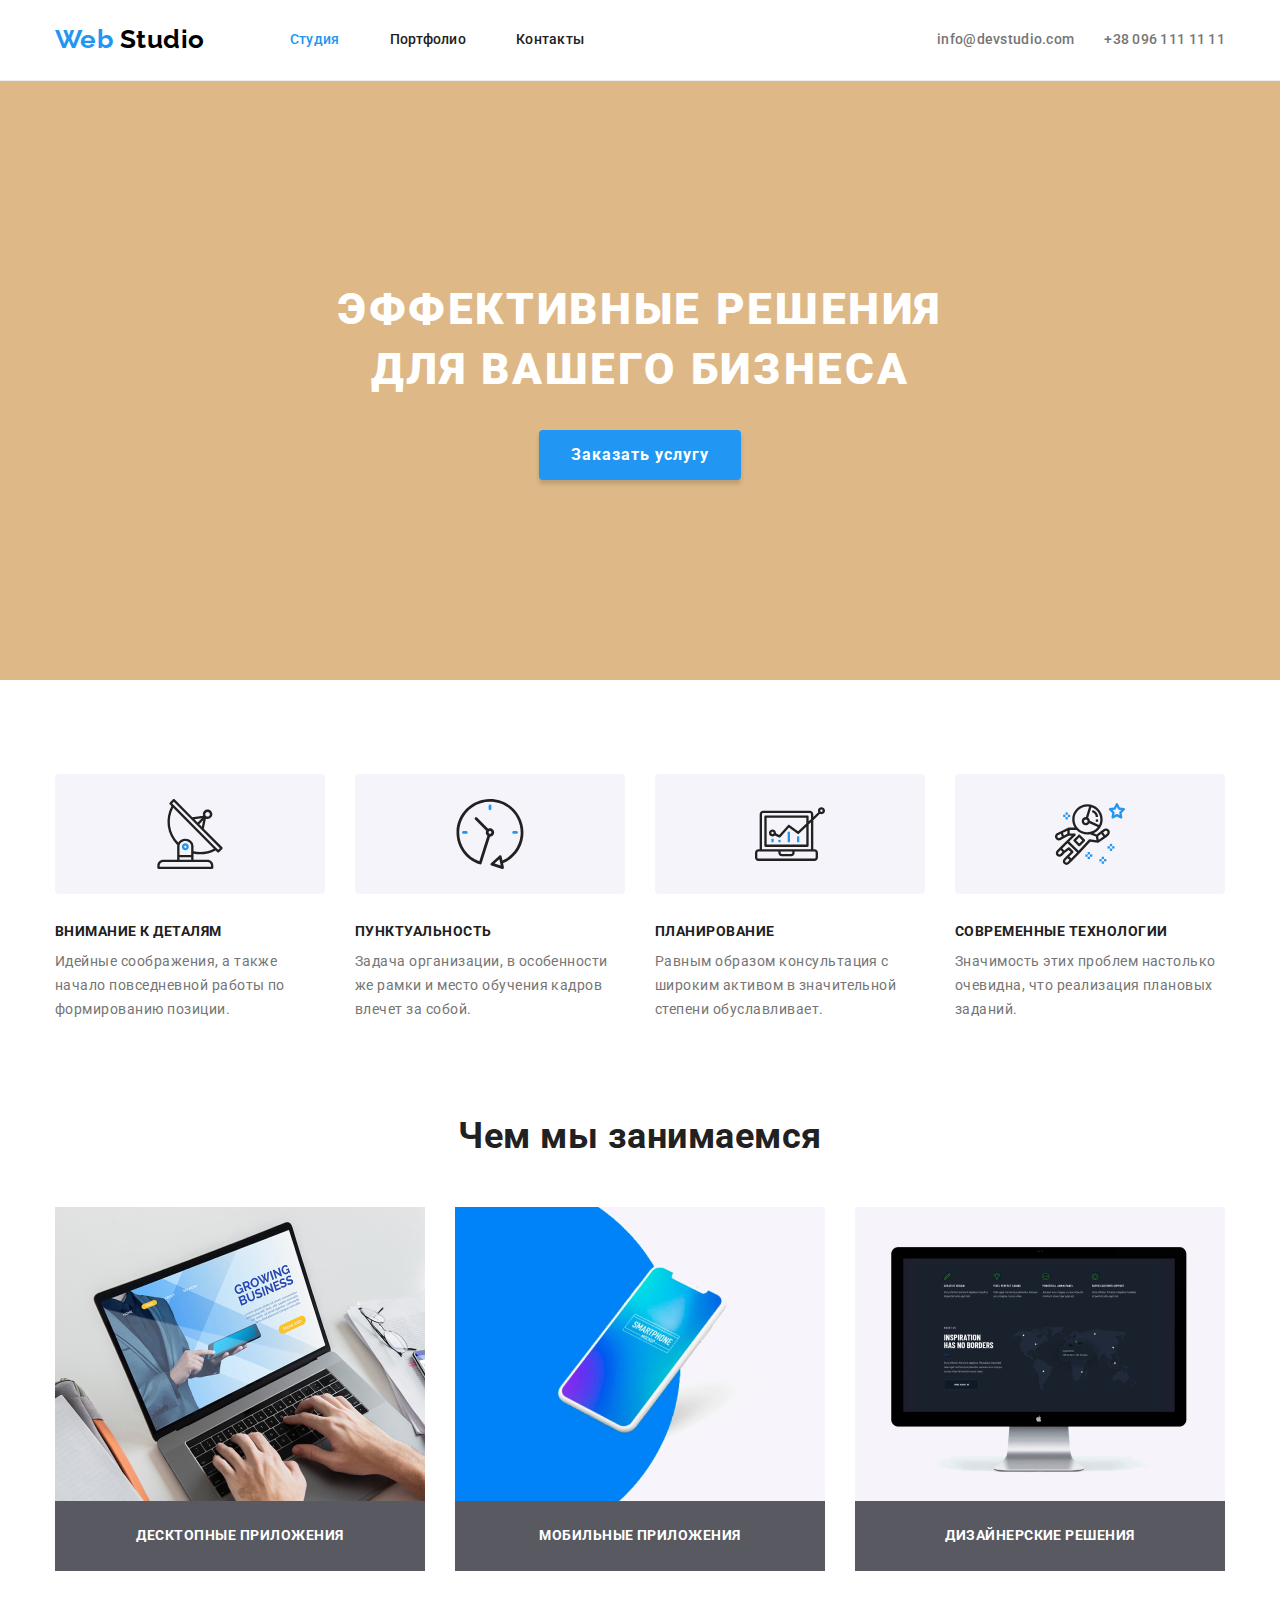
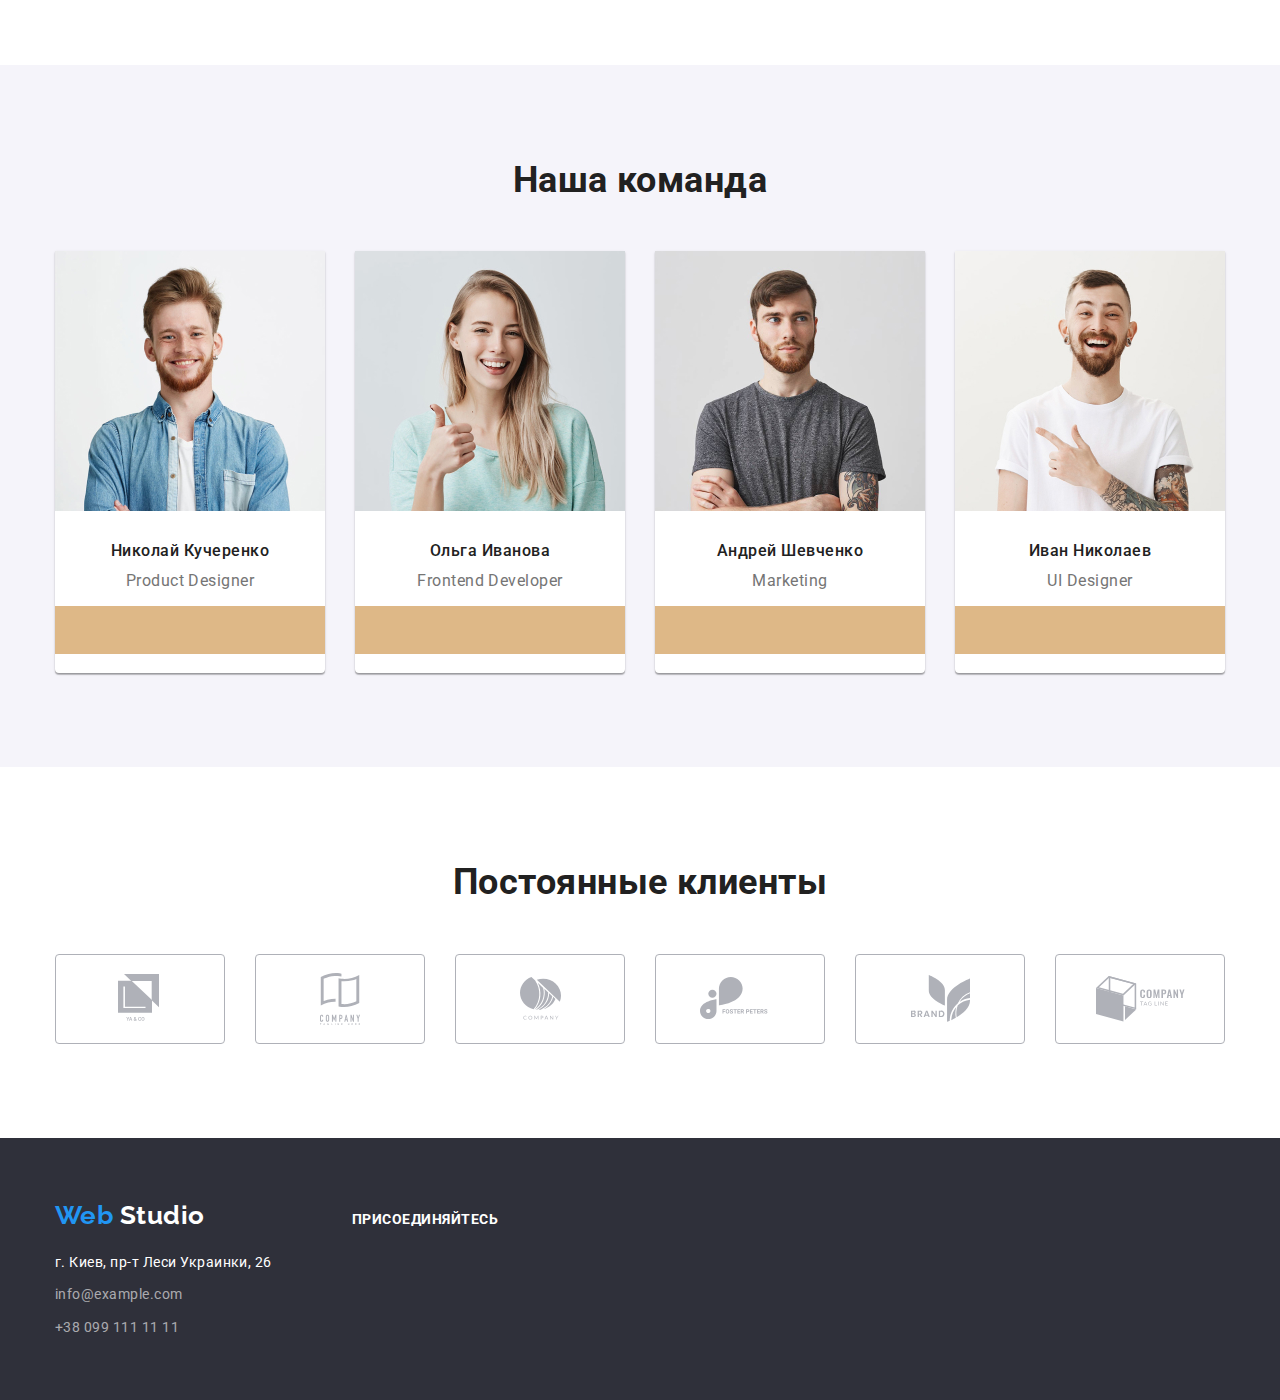
<file: index.html>
<!DOCTYPE html>
<html lang="ru">
  <head>
    <meta charset="UTF-8" />
    <meta name="viewport" content="width=device-width, initial-scale=1.0" />
    <title>Веб-студия</title>
    <link
      href="https://fonts.googleapis.com/css2?family=Raleway:wght@700&family=Roboto:wght@400;500;700;900&display=swap"
      rel="stylesheet"
    />
    <link rel="stylesheet" href="./css/normalize.css" />
    <link rel="stylesheet" href="./css/styles.css" />
  </head>
  <body>
    <!-- Шапка -->
    <header class="header">
      <div class="container">
        <nav class="navigation">
          <a class="logo-link link" href="./index.html"
            ><span class="logo-accent">Web</span> Studio</a
          >
          <ul class="navigation-list list">
            <li class="navigation-list-item">
              <a class="navigation-list-item-link studio link" href=""
                >Студия</a
              >
            </li>
            <li class="navigation-list-item">
              <a class="navigation-list-item-link link" href="./portfolio.html"
                >Портфолио</a
              >
            </li>
            <li class="navigation-list-item">
              <a class="navigation-list-item-link link" href="">Контакты</a>
            </li>
          </ul>
        </nav>
        <!-- Контакты -->
        <ul class="communication-list list">
          <li class="communication-list-item">
            <a
              class="communication-list-item-link link"
              href="mailto:info@devstudio.com"
              lang="en"
            >
              info@devstudio.com
            </a>
          </li>
          <li>
            <a
              class="communication-list-item-link link"
              href="tel:+380961111111"
            >
              +38 096 111 11 11</a
            >
          </li>
        </ul>
      </div>
    </header>
    <!-- Герой -->
    <main>
      <section class="hero-section">
        <h1 class="hero-title">
          Эффективные решения <br />
          для вашего бизнеса
        </h1>
        <button class="button" type="button">Заказать услугу</button>
      </section>
      <!-- Особенности -->
      <section class="features">
        <div class="container">
          <h2 hidden>Особенности</h2>
          <ul class="features-list list">
            <li class="features-list-item">
              <img
                class="features-list-img"
                src="./images/main/antenna-icon.svg"
                alt="иконка антенны"
              />
              <h3 class="features-title">Внимание к деталям</h3>
              <p class="features-text">
                Идейные соображения, а также начало повседневной работы по
                формированию позиции.
              </p>
            </li>
            <li class="features-list-item">
              <img
                class="features-list-img"
                src="./images/main/clock-icon.svg"
                alt="иконка часов"
              />
              <h3 class="features-title">Пунктуальность</h3>
              <p class="features-text">
                Задача организации, в особенности же рамки и место обучения
                кадров влечет за собой.
              </p>
            </li>
            <li class="features-list-item">
              <img
                class="features-list-img"
                src="./images/main/notebook-icon.svg"
                alt="иконка ноутбука"
              />
              <h3 class="features-title">Планирование</h3>
              <p class="features-text">
                Равным образом консультация с широким активом в значительной
                степени обуславливает.
              </p>
            </li>
            <li class="features-list-item">
              <img
                class="features-list-img"
                src="./images/main/astronaut-icon.svg"
                alt="иконка астронавта"
              />
              <h3 class="features-title">Современные технологии</h3>
              <p class="features-text">
                Значимость этих проблем настолько очевидна, что реализация
                плановых заданий.
              </p>
            </li>
          </ul>
        </div>
      </section>
      <!-- Чем мы занимаемся -->
      <section class="about-us">
        <div class="container">
          <h2 class="about-us-title">Чем мы занимаемся</h2>
          <ul class="about-us-list list">
            <li class="about-us-list-item">
              <img
                class="about-us-img"
                src="./images/main/notebook.jpg"
                alt="человек печатает на ноутбуке"
                width="370"
                height="294"
              />
              <p class="about-us-text">Десктопные приложения</p>
            </li>
            <li class="about-us-list-item">
              <img
                class="about-us-img"
                src="./images/main/smartphone.jpg"
                alt="смартфон"
                width="370"
                height="294"
              />
              <p class="about-us-text">Мобильные приложения</p>
            </li>
            <li class="about-us-list-item">
              <img
                class="about-us-img"
                src="./images/main/monitor.jpg"
                alt="монитор"
                width="370"
                height="294"
              />
              <p class="about-us-text">Дизайнерские решения</p>
            </li>
          </ul>
        </div>
      </section>

      <!-- Наша команда -->
      <section class="our-team">
        <div class="container">
          <h2 class="our-team-title">Наша команда</h2>
          <ul class="our-team-list list">
            <li class="our-team-item">
              <img
                class="our-team-img"
                src="./images/main/our-team/photo-nikolai-kucherenko.jpg"
                alt="Фото Николая Кучеренко"
                width="270"
                height="260"
              />
              <h3 class="our-team-item-title">Николай Кучеренко</h3>
              <p class="our-team-item-text">Product Designer</p>
              <ul class="social-list list">
                <li class="social-list-item">
                  <a
                    class="social-list-item-link"
                    href=""
                    target="_blank"
                    aria-label="ссылка инстаграм"
                  ></a>
                </li>
                <li class="social-list-item">
                  <a
                    class="social-list-item-link"
                    href=""
                    target="_blank"
                    aria-label="ссылка твиттер"
                  ></a>
                </li>
                <li class="social-list-item">
                  <a
                    class="social-list-item-link"
                    href=""
                    target="_blank"
                    aria-label="ссылка фейсбука"
                  ></a>
                </li>
                <li class="social-list-item">
                  <a
                    class="social-list-item-link"
                    href=""
                    target="_blank"
                    aria-label="ссылка линкедин"
                  ></a>
                </li>
              </ul>
            </li>
            <li class="our-team-item">
              <img
                class="our-team-img"
                src="./images/main/our-team/photo-olga-ivanova.jpg"
                alt="Фото Ольги Ивановой"
                width="270"
                height="260"
              />
              <h3 class="our-team-item-title">Ольга Иванова</h3>
              <p class="our-team-item-text">Frontend Developer</p>
              <ul class="social-list list">
                <li class="social-list-item">
                  <a
                    class="social-list-item-link"
                    href=""
                    target="_blank"
                    aria-label="ссылка инстаграм"
                  ></a>
                </li>
                <li class="social-list-item">
                  <a
                    class="social-list-item-link"
                    href=""
                    target="_blank"
                    aria-label="ссылка твиттер"
                  ></a>
                </li>
                <li class="social-list-item">
                  <a
                    class="social-list-item-link"
                    href=""
                    target="_blank"
                    aria-label="ссылка фейсбука"
                  ></a>
                </li>
                <li class="social-list-item">
                  <a
                    class="social-list-item-link"
                    href=""
                    target="_blank"
                    aria-label="ссылка линкедин"
                  ></a>
                </li>
              </ul>
            </li>
            <li class="our-team-item">
              <img
                class="our-team-img"
                src="./images/main/our-team/photo-andrey-schevchenko.jpg"
                alt="Фото Андрея Шевченко"
                width="270"
                height="260"
              />
              <h3 class="our-team-item-title">Андрей Шевченко</h3>
              <p class="our-team-item-text">Marketing</p>
              <ul class="social-list list">
                <li class="social-list-item">
                  <a
                    class="social-list-item-link"
                    href=""
                    target="_blank"
                    aria-label="ссылка инстаграм"
                  ></a>
                </li>
                <li class="social-list-item">
                  <a
                    class="social-list-item-link"
                    href=""
                    target="_blank"
                    aria-label="ссылка твиттер"
                  ></a>
                </li>
                <li class="social-list-item">
                  <a
                    class="social-list-item-link"
                    href=""
                    target="_blank"
                    aria-label="ссылка фейсбука"
                  ></a>
                </li>
                <li class="social-list-item">
                  <a
                    class="social-list-item-link"
                    href=""
                    target="_blank"
                    aria-label="ссылка линкедин"
                  ></a>
                </li>
              </ul>
            </li>
            <li class="our-team-item">
              <img
                class="our-team-img"
                src="./images/main/our-team/photo-ivan-nikolaev.jpg"
                alt="Фото Ивана Николаева"
                width="270"
                height="260"
              />
              <h3 class="our-team-item-title">Иван Николаев</h3>
              <p class="our-team-item-text">UI Designer</p>
              <ul class="social-list list">
                <li class="social-list-item">
                  <a
                    class="social-list-item-link"
                    href=""
                    target="_blank"
                    aria-label="ссылка инстаграм"
                  ></a>
                </li>
                <li class="social-list-item">
                  <a
                    class="social-list-item-link"
                    href=""
                    target="_blank"
                    aria-label="ссылка твиттер"
                  ></a>
                </li>
                <li class="social-list-item">
                  <a
                    class="social-list-item-link"
                    href=""
                    target="_blank"
                    aria-label="ссылка фейсбука"
                  ></a>
                </li>
                <li class="social-list-item">
                  <a
                    class="social-list-item-link"
                    href=""
                    target="_blank"
                    aria-label="ссылка линкедин"
                  ></a>
                </li>
              </ul>
            </li>
          </ul>
        </div>
      </section>
      <!-- Постоянные клиенты -->
      <section class="regular-customers">
        <div class="container">
          <h2 class="regular-customers-title">Постоянные клиенты</h2>
          <ul class="regular-customers-list list">
            <li class="regular-customers-list-item">
              <a
                class="regular-customers-list-item-link"
                href=""
                target="_blank"
                ><img
                  src="./images/main/regular-customers/customer-1.svg"
                  alt="Клиент 1"
              /></a>
            </li>
            <li class="regular-customers-list-item">
              <a
                class="regular-customers-list-item-link"
                href=""
                target="_blank"
                ><img
                  src="./images/main/regular-customers/customer-2.svg"
                  alt="Клиент 2"
              /></a>
            </li>
            <li class="regular-customers-list-item">
              <a
                class="regular-customers-list-item-link"
                href=""
                target="_blank"
                ><img
                  src="./images/main/regular-customers/customer-3.svg"
                  alt="Клиент 3"
              /></a>
            </li>
            <li class="regular-customers-list-item">
              <a
                class="regular-customers-list-item-link"
                href=""
                target="_blank"
                ><img
                  src="./images/main/regular-customers/customer-4.svg"
                  alt="Клиент 4"
              /></a>
            </li>
            <li class="regular-customers-list-item">
              <a
                class="regular-customers-list-item-link"
                href=""
                target="_blank"
                ><img
                  src="./images/main/regular-customers/customer-5.svg"
                  alt="Клиент 5"
              /></a>
            </li>
            <li class="regular-customers-list-item">
              <a
                class="regular-customers-list-item-link"
                href=""
                target="_blank"
                ><img
                  src="./images/main/regular-customers/customer-6.svg"
                  alt="Клиент 6"
              /></a>
            </li>
          </ul>
        </div>
      </section>
    </main>

    <!-- Подвал -->
    <footer class="footer">
      <div class="container">
        <div class="contacts">
          <a class="footer-logo-link link" href="./index.html"
            ><span class="logo-accent">Web</span> Studio</a
          >
          <address class="address">
            <ul class="contacts-list list">
              <li class="contacts-list-address">
                г. Киев, пр-т Леси Украинки, 26
              </li>
              <li class="contacts-list-address">
                <a
                  class="contacts-list-item-link link"
                  href="mailto:info@example.com"
                  lang="en"
                  >info@example.com</a
                >
              </li>
              <li class="contacts-list-address">
                <a class="contacts-list-item-link link" href="tel:+380991111111"
                  >+38 099 111 11 11</a
                >
              </li>
            </ul>
          </address>
        </div>
        <div class="social-links">
          <b class="footer-appeal">присоединяйтесь</b>
          <ul class="footer-social-list list">
            <li class="footer-social-list-item">
              <a
                class="footer-social-item-link"
                href=""
                target="_blank"
                aria-label="ссылка инстаграм"
              ></a>
            </li>
            <li class="footer-social-list-item">
              <a
                class="footer-social-item-link"
                href=""
                target="_blank"
                aria-label="ссылка твиттер"
              ></a>
            </li>
            <li class="footer-social-list-item">
              <a
                class="footer-social-item-link"
                href=""
                target="_blank"
                aria-label="ссылка фейсбук"
              ></a>
            </li>
            <li class="footer-social-list-item">
              <a
                class="footer-social-item-link"
                href=""
                target="_blank"
                aria-label="ссылка линкедин"
              ></a>
            </li>
          </ul>
        </div>
      </div>
    </footer>
  </body>
</html>
</file>
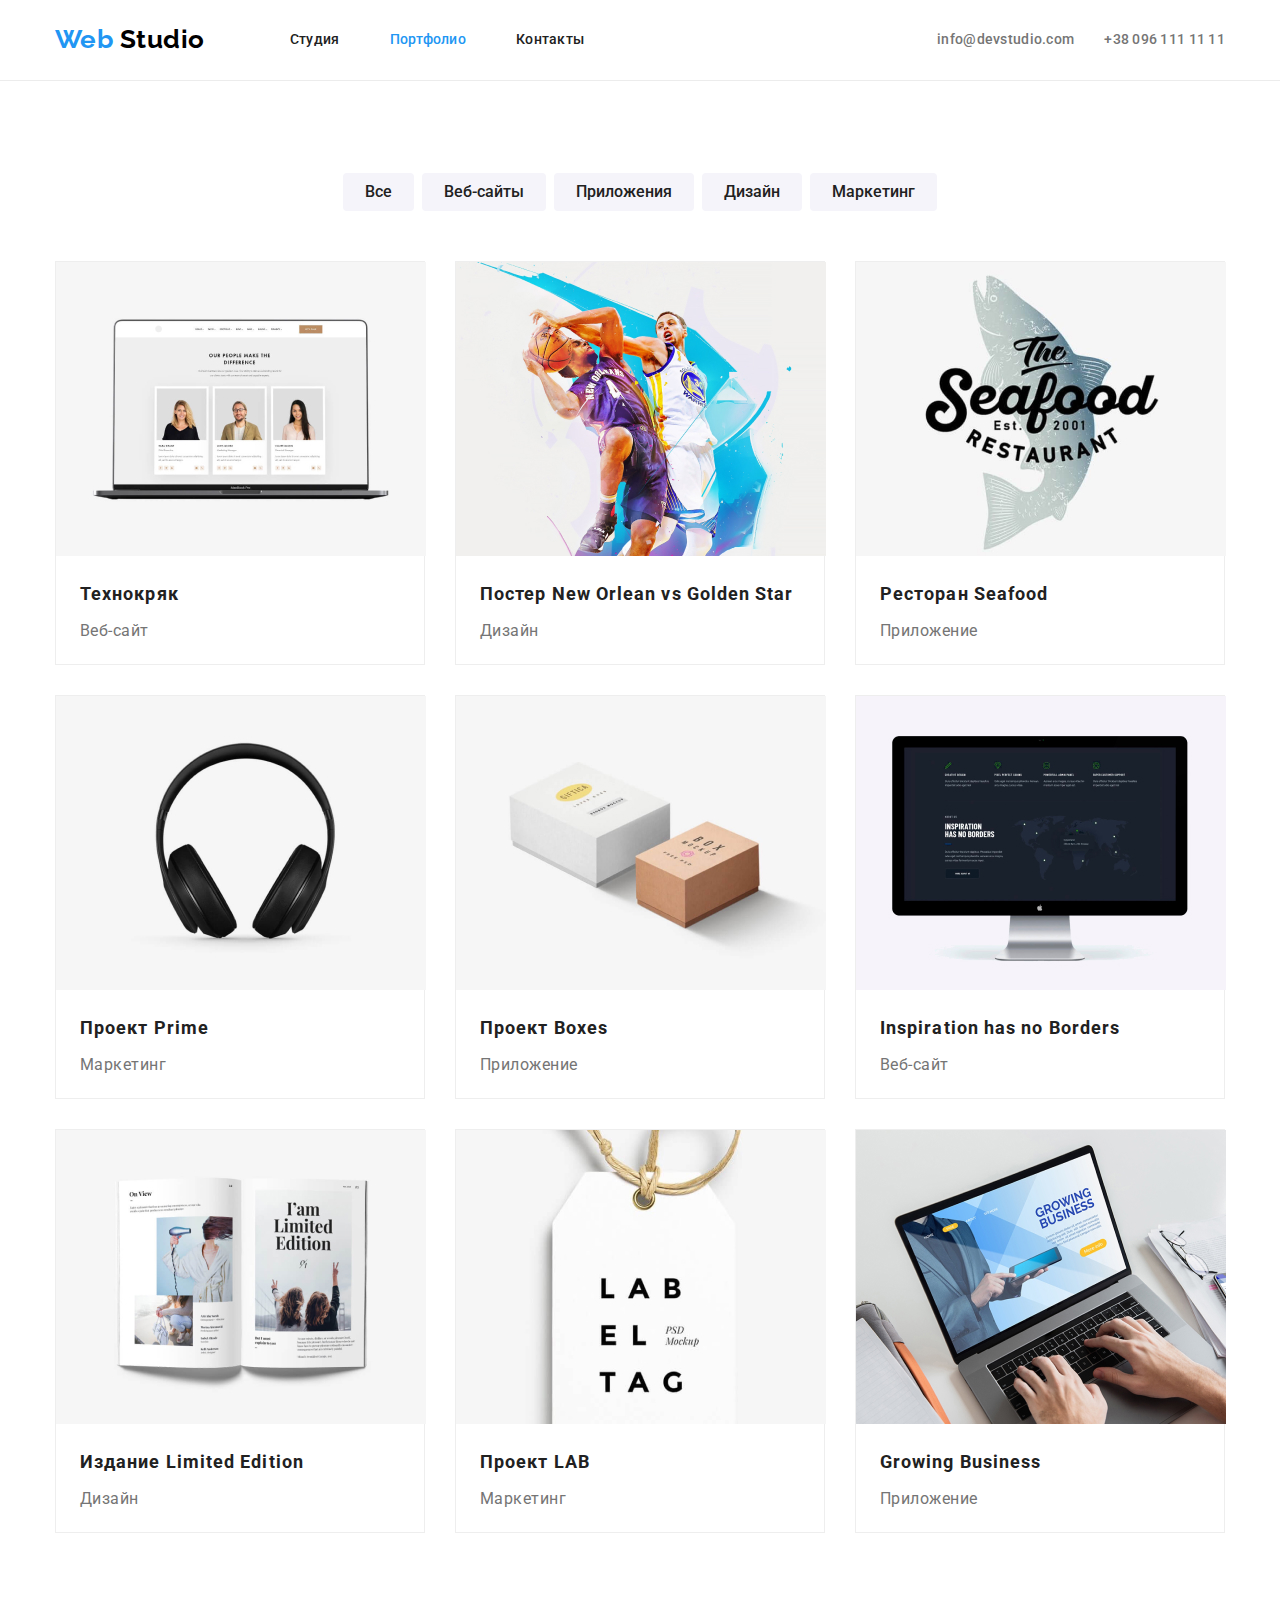
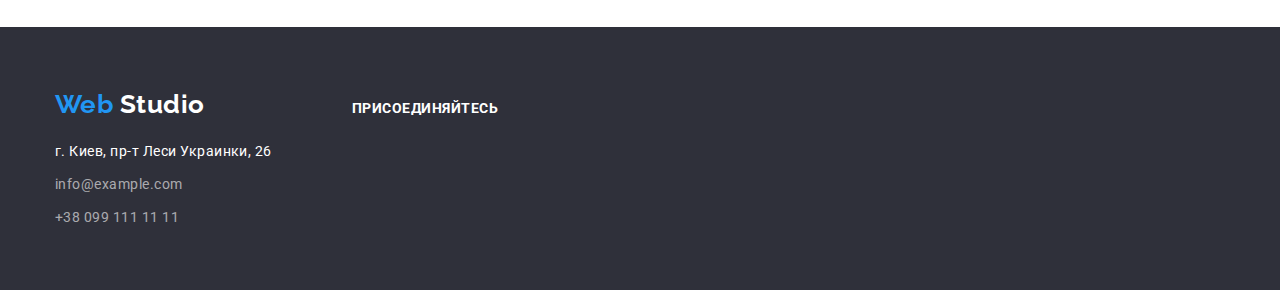
<file: portfolio.html>
<!DOCTYPE html>
<html lang="ru">
  <head>
    <meta charset="UTF-8" />
    <meta name="viewport" content="width=device-width, initial-scale=1.0" />
    <title>Портфолио</title>
    <link
      href="https://fonts.googleapis.com/css2?family=Raleway:wght@700&family=Roboto:wght@400;500;700;900&display=swap"
      rel="stylesheet"
    />
    <link rel="stylesheet" href="./css/normalize.css" />
    <link rel="stylesheet" href="./css/styles.css" />
  </head>
  <body>
    <!-- Шапка -->
    <header class="header">
      <div class="container">
        <nav class="navigation">
          <a class="logo-link link" href="./index.html"
            ><span class="logo-accent">Web</span> Studio</a
          >
          <ul class="navigation-list list">
            <li class="navigation-list-item">
              <a class="navigation-list-item-link link" href="index.html"
                >Студия</a
              >
            </li>
            <li class="navigation-list-item">
              <a
                class="navigation-list-item-link portfolio link"
                href="./portfolio.html"
                >Портфолио</a
              >
            </li>
            <li class="navigation-list-item">
              <a class="navigation-list-item-link link" href="">Контакты</a>
            </li>
          </ul>
        </nav>
        <!-- Контакты -->
        <ul class="communication-list list">
          <li class="communication-list-item">
            <a
              class="communication-list-item-link link"
              href="mailto:info@devstudio.com"
              lang="en"
            >
              info@devstudio.com
            </a>
          </li>
          <li>
            <a
              class="communication-list-item-link link"
              href="tel:+380961111111"
            >
              +38 096 111 11 11</a
            >
          </li>
        </ul>
      </div>
    </header>
    <main>
      <section class="portfolio">
        <h1 hidden>Наши проекты</h1>
        <!-- Кнопки фильтра -->
        <div class="filter-btn-section">
          <ul class="filter-btn-list list">
            <li class="filter-btn-list-item">
              <button class="filter-btn" type="button">Все</button>
            </li>
            <li class="filter-btn-list-item">
              <button class="filter-btn" type="button">Веб-сайты</button>
            </li>
            <li class="filter-btn-list-item">
              <button class="filter-btn" type="button">Приложения</button>
            </li>
            <li class="filter-btn-list-item">
              <button class="filter-btn" type="button">Дизайн</button>
            </li>
            <li class="filter-btn-list-item">
              <button class="filter-btn" type="button">Маркетинг</button>
            </li>
          </ul>
        </div>
        <!-- Проекты -->
        <div class="projects">
          <ul class="projects-list list">
            <!-- Проект 1 -->
            <li class="projects-list-item">
              <a class="projects-list-item-link link" href="">
                <img
                  src="./images/portfolio/project-1.jpg"
                  alt="Проект 1"
                  width="370"
                  height="294"
                />
                <h2 class="project-title">Технокряк</h2>
                <p class="project-text">Веб-сайт</p>
                <p class="project-description" hidden>
                  Технокряк это современная площадка распространения
                  коронавируса. Компании используют эту платформу для цифрового
                  шпионажа и атак на защищённые сервера конкурентов.
                </p>
              </a>
            </li>
            <!-- Проект 2 -->
            <li class="projects-list-item">
              <a class="projects-list-item-link link" href="">
                <img
                  src="./images/portfolio/project-2.jpg"
                  alt="Проект 2"
                  width="370"
                  height="294"
                />
                <h2 class="project-title">Постер New Orlean vs Golden Star</h2>
                <p class="project-text">Дизайн</p>
                <p class="project-description" hidden>
                  Технокряк это современная площадка распространения
                  коронавируса. Компании используют эту платформу для цифрового
                  шпионажа и атак на защищённые сервера конкурентов.
                </p>
              </a>
            </li>
            <!-- Проект 3 -->
            <li class="projects-list-item">
              <a class="projects-list-item-link link" href=""
                ><img
                  src="./images/portfolio/project-3.jpg"
                  alt="Проект 3"
                  width="370"
                  height="294"
                />
                <h2 class="project-title">Ресторан Seafood</h2>
                <p class="project-text">Приложение</p>
                <p class="project-description" hidden>
                  Технокряк это современная площадка распространения
                  коронавируса. Компании используют эту платформу для цифрового
                  шпионажа и атак на защищённые сервера конкурентов.
                </p>
              </a>
            </li>
            <!-- Проект 4 -->
            <li class="projects-list-item">
              <a class="projects-list-item-link link" href="">
                <img
                  src="./images/portfolio/project-4.jpg"
                  alt="Проект 4"
                  width="370"
                  height="294"
                />
                <h2 class="project-title">Проект Prime</h2>
                <p class="project-text">Маркетинг</p>
                <p class="project-description" hidden>
                  Технокряк это современная площадка распространения
                  коронавируса. Компании используют эту платформу для цифрового
                  шпионажа и атак на защищённые сервера конкурентов.
                </p>
              </a>
            </li>
            <!-- Проект 5 -->
            <li class="projects-list-item">
              <a class="projects-list-item-link link" href="">
                <img
                  src="./images/portfolio/project-5.jpg"
                  alt="Проект 5"
                  width="370"
                  height="294"
                />
                <h2 class="project-title">Проект Boxes</h2>
                <p class="project-text">Приложение</p>
                <p class="project-description" hidden>
                  Технокряк это современная площадка распространения
                  коронавируса. Компании используют эту платформу для цифрового
                  шпионажа и атак на защищённые сервера конкурентов.
                </p>
              </a>
            </li>
            <!-- Проект 6 -->
            <li class="projects-list-item">
              <a class="projects-list-item-link link" href="">
                <img
                  src="./images/portfolio/project-6.jpg"
                  alt="Проект 6"
                  width="370"
                  height="294"
                />
                <h2 class="project-title">Inspiration has no Borders</h2>
                <p class="project-text">Веб-сайт</p>
                <p class="project-description" hidden>
                  Технокряк это современная площадка распространения
                  коронавируса. Компании используют эту платформу для цифрового
                  шпионажа и атак на защищённые сервера конкурентов.
                </p>
              </a>
            </li>
            <!-- Проект 7 -->
            <li class="projects-list-item">
              <a class="projects-list-item-link link" href="">
                <img
                  src="./images/portfolio/project-7.jpg"
                  alt="Проект 7"
                  width="370"
                  height="294"
                />
                <h2 class="project-title">Издание Limited Edition</h2>
                <p class="project-text">Дизайн</p>
                <p class="project-description" hidden>
                  Технокряк это современная площадка распространения
                  коронавируса. Компании используют эту платформу для цифрового
                  шпионажа и атак на защищённые сервера конкурентов.
                </p>
              </a>
            </li>
            <!-- Проект 8 -->
            <li class="projects-list-item">
              <a class="projects-list-item-link link" href="">
                <img
                  src="./images/portfolio/project-8.jpg"
                  alt="Проект 8"
                  width="370"
                  height="294"
                />
                <h2 class="project-title">Проект LAB</h2>
                <p class="project-text">Маркетинг</p>
                <p class="project-description" hidden>
                  Технокряк это современная площадка распространения
                  коронавируса. Компании используют эту платформу для цифрового
                  шпионажа и атак на защищённые сервера конкурентов.
                </p>
              </a>
            </li>
            <!-- Проект 9 -->
            <li class="projects-list-item">
              <a class="projects-list-item-link link" href="">
                <img
                  src="./images/portfolio/project-9.jpg"
                  alt="Проект 9"
                  width="370"
                  height="294"
                />
                <h2 class="project-title">Growing Business</h2>
                <p class="project-text">Приложение</p>
                <p class="project-description" hidden>
                  Технокряк это современная площадка распространения
                  коронавируса. Компании используют эту платформу для цифрового
                  шпионажа и атак на защищённые сервера конкурентов.
                </p>
              </a>
            </li>
          </ul>
        </div>
      </section>
    </main>

    <!-- Подвал -->
    <footer class="footer">
      <div class="container">
        <div class="contacts">
          <a class="footer-logo-link link" href="./index.html"
            ><span class="logo-accent">Web</span> Studio</a
          >
          <address class="address">
            <ul class="contacts-list list">
              <li class="contacts-list-address">
                г. Киев, пр-т Леси Украинки, 26
              </li>
              <li class="contacts-list-address">
                <a
                  class="contacts-list-item-link link"
                  href="mailto:info@example.com"
                  lang="en"
                  >info@example.com</a
                >
              </li>
              <li class="contacts-list-address">
                <a class="contacts-list-item-link link" href="tel:+380991111111"
                  >+38 099 111 11 11</a
                >
              </li>
            </ul>
          </address>
        </div>
        <div class="social-links">
          <b class="footer-appeal">присоединяйтесь</b>
          <ul class="footer-social-list list">
            <li class="footer-social-list-item">
              <a
                class="footer-social-item-link"
                href=""
                target="_blank"
                aria-label="ссылка инстаграм"
              ></a>
            </li>
            <li class="footer-social-list-item">
              <a
                class="footer-social-item-link"
                href=""
                target="_blank"
                aria-label="ссылка твиттер"
              ></a>
            </li>
            <li class="footer-social-list-item">
              <a
                class="footer-social-item-link"
                href=""
                target="_blank"
                aria-label="ссылка фейсбук"
              ></a>
            </li>
            <li class="footer-social-list-item">
              <a
                class="footer-social-item-link"
                href=""
                target="_blank"
                aria-label="ссылка линкедин"
              ></a>
            </li>
          </ul>
        </div>
      </div>
    </footer>
  </body>
</html>
</file>
<file: css/styles.css>
html {
  box-sizing: border-box;
}

*,
*::before,
*::after {
  box-sizing: inherit;
}

:root {
  --main-font: "Roboto", sans-serif;
  --main-text-color: #212121;
  --secondary-text-color: #757575;
  --accent-color: #2196f3;
  --footer-bg-color: #2f303a;
}

body {
  margin: 0;
  font-family: var(--main-font);
  color: var(--main-text-color);
  background-color: #ffffff;
  letter-spacing: 0.03em;
}

.link {
  text-decoration: none;
  display: block;
  cursor: pointer;
}

img {
  display: block;
}

button {
  margin: 0;
  padding: 0;
  border: 0;
}

ul,
li,
h1,
h2,
h3,
p {
  margin: 0;
  padding: 0;
}

.list {
  list-style: none;
}
/* Шапка */
.header {
  outline: 1px solid #ececec;
}

.navigation-list {
  display: flex;
}

.navigation {
  display: flex;
  align-items: center;
}

.header .container {
  width: 1200px;
  display: flex;
  padding-left: 15px;
  padding-right: 15px;
  margin-left: auto;
  margin-right: auto;
  justify-content: space-between;
}

.communication-list {
  display: flex;
  align-items: center;
}

.communication-list-item:not(:last-child) {
  margin-right: 30px;
}

/* Логотип */
.logo-link {
  font-family: "Raleway", sans-serif;
  font-weight: 700;
  font-size: 26px;
  line-height: 1.19;
  color: #000000;
  padding-top: 24px;
  padding-bottom: 25px;
  margin-right: 85px;
}

.navigation-list-item:not(:last-child) {
  margin-right: 50px;
}

.navigation-list-item-link.studio,
.navigation-list-item-link.portfolio {
  color: var(--accent-color);
}

/* Контакты */
.navigation-list-item-link {
  font-weight: 500;
  font-size: 14px;
  line-height: 1.14;
  letter-spacing: 0.02em;
  color: var(--main-text-color);
  padding-top: 32px;
  padding-bottom: 32px;
}

.logo-accent,
.navigation-list-item-link:hover,
.navigation-list:focus {
  color: var(--accent-color);
}

.communication-list-item-link {
  font-weight: 500;
  font-size: 14px;
  line-height: 1.14;
  letter-spacing: 0.02em;
  color: var(--secondary-text-color);
}

.communication-list-item-link:not(:last-child) {
  margin-right: 50px;
}

.communication-list-item-link:hover,
.communication-list-item-link:focus,
.contacts-list-item-link:hover,
.contacts-list-item-link:focus {
  color: var(--accent-color);
}

/* Герой */
.hero-title {
  font-weight: 900;
  font-size: 44px;
  line-height: 1.36;
  text-align: center;
  letter-spacing: 0.06em;
  text-transform: uppercase;
  color: #ffffff;
  padding-top: 200px;
  margin-bottom: 30px;
}

.hero-section {
  height: 600px;
  padding-left: 15px;
  padding-right: 15px;
  background-color: burlywood;
}

.button {
  display: block;
  text-align: center;
  font-weight: 700;
  font-size: 16px;
  line-height: 1.87;
  letter-spacing: 0.06em;
  color: #ffffff;
  background-color: var(--accent-color);
  box-shadow: 0px 4px 4px rgba(0, 0, 0, 0.15);
  border-radius: 4px;
  min-width: 200px;
  height: 50px;
  padding-left: 32px;
  padding-top: 10px;
  padding-right: 32px;
  padding-bottom: 10px;
  margin-left: auto;
  margin-right: auto;
  margin-bottom: auto;
}

/* Особенности */
.features .container {
  width: 1200px;
  padding-left: 15px;
  padding-right: 15px;
  margin-left: auto;
  margin-right: auto;
}

.features-list {
  display: flex;
  justify-content: space-between;
  padding-top: 94px;
}

.features-list-item {
  width: 270px;
}

.features-list-img {
  background: #f5f4fa;
  border-radius: 4px;
  padding-top: 25px;
  padding-right: 100px;
  padding-bottom: 25px;
  padding-left: 100px;
  margin-bottom: 30px;
}

.features-title {
  font-weight: 700;
  font-size: 14px;
  line-height: 1.14;
  text-transform: uppercase;
  color: var(--main-text-color);
  margin-bottom: 10px;
}

.features-text {
  font-weight: 400;
  font-size: 14px;
  line-height: 1.7;
  color: var(--secondary-text-color);
}

/* Чем мы занимаемся */

.about-us .container {
  width: 1200px;
  padding-left: 15px;
  padding-right: 15px;
  margin-left: auto;
  margin-right: auto;
}

.about-us-list {
  display: flex;
  justify-content: space-between;
  padding-bottom: 94px;
}

.about-us-list-item {
  width: 370px;
}

.about-us-title {
  font-weight: 700;
  font-size: 36px;
  line-height: 1.17;
  text-align: center;
  color: var(--main-text-color);
  padding-top: 94px;
  padding-bottom: 50px;
}

.about-us-text {
  font-weight: 700;
  font-size: 14px;
  line-height: 1.14;
  text-align: center;
  text-transform: uppercase;
  color: #ffffff;
  background-color: rgba(47, 48, 58, 0.8);
  padding-top: 27px;
  padding-bottom: 27px;
}

/* Наша команда */
.our-team {
  background-color: #f5f4fa;
}

.our-team .container {
  width: 1200px;
  padding-left: 15px;
  padding-right: 15px;
  margin-left: auto;
  margin-right: auto;
}

.our-team-title {
  font-weight: 700;
  font-size: 36px;
  line-height: 1.17;
  text-align: center;
  color: var(--main-text-color);
  padding-top: 94px;
  margin-bottom: 50px;
}

.our-team-list {
  display: flex;
  justify-content: space-between;
  padding-bottom: 94px;
}

.our-team-item {
  width: 270px;
  height: 422px;
  background: #ffffff;
  box-shadow: 0px 2px 1px rgba(0, 0, 0, 0.2), 0px 1px 1px rgba(0, 0, 0, 0.14),
    0px 1px 3px rgba(0, 0, 0, 0.12);
  border-radius: 0px 0px 4px 4px;
}

.our-team-item:not(:last-child) {
  margin-right: 30px;
}

.our-team-item-title {
  font-weight: 500;
  font-size: 16px;
  line-height: 1.19;
  text-align: center;
  color: var(--main-text-color);
  margin-top: 30px;
}

.our-team-item-text {
  font-weight: 400;
  font-size: 16px;
  line-height: 1.19;
  text-align: center;
  color: var(--secondary-text-color);
  margin-top: 10px;
}

.social-list {
  display: flex;
  justify-content: center;
  margin-top: 16px;
  padding-right: 32px;
  padding-left: 32px;
  padding-bottom: 24px;
  background-color: burlywood;
}

.social-list-item:not(:last-child) {
  margin-right: 10px;
}

.social-list-item-link {
  display: block;
  padding: 12px;
}

/* Постоянные клиенты */

.regular-customers .container {
  width: 1200px;
  padding-left: 15px;
  padding-right: 15px;
  margin-left: auto;
  margin-right: auto;
}

.regular-customers-title {
  font-weight: 700;
  font-size: 36px;
  line-height: 1.17;
  text-align: center;
  color: var(--main-text-color);
  padding-top: 94px;
  margin-bottom: 50px;
}

.regular-customers-list {
  display: flex;
  justify-content: space-between;
  padding-bottom: 94px;
}

/* .regular-customers-list:not(:last-child) {
  margin-right: 30px;
} */

.regular-customers-list-item-link {
  display: flex;
  align-items: center;
  justify-content: center;
  width: 170px;
  height: 90px;
  border: 1px solid #afb1b8;
  border-radius: 4px;
}

/* Подвал */
.footer {
  background-color: var(--footer-bg-color);
}

.footer .container {
  display: flex;
  align-items: baseline;
  width: 1200px;
  padding-left: 15px;
  padding-right: 15px;
  margin-left: auto;
  margin-right: auto;
}

.footer-logo-link {
  font-family: "Raleway", sans-serif;
  font-weight: 700;
  font-size: 26px;
  line-height: 1.19;
  color: #ffffff;
  padding-top: 60px;
  padding-bottom: 20px;
  margin-right: 147px;
}

.address {
  font-style: normal;
  margin-right: 69px;
  padding-bottom: 60px;
}

.contacts-list-address {
  font-weight: 400;
  font-size: 14px;
  line-height: 1.71;
  color: #ffffff;
}

.contacts-list-address:not(:last-child) {
  margin-bottom: 9px;
}

.contacts-list-item-link {
  font-weight: 400;
  font-size: 14px;
  line-height: 1.71;
  color: rgba(255, 255, 255, 0.6);
}

.footer-appeal {
  font-weight: 700;
  font-size: 14px;
  line-height: 1.14;
  text-transform: uppercase;
  color: #ffffff;
}

.social-links {
  padding-top: 72px;
  padding-bottom: 100px;
  margin-right: 94px;
}

/* Портфолио */

.filter-btn {
  font-weight: 500;
  font-size: 16px;
  line-height: 1.62;
  text-align: center;
  color: var(--main-text-color);
  background-color: #f5f4fa;
  padding: 6px 22px;
  border-radius: 4px;
  cursor: pointer;
}

.filter-btn:hover,
.filter-btn:focus {
  color: #ffffff;
  background-color: var(--accent-color);
}

.filter-btn-list {
  display: flex;
  justify-content: center;
  width: 1200px;
  padding-top: 93px;
  padding-bottom: 50px;
  padding-left: 15px;
  padding-right: 15px;
  margin-left: auto;
  margin-right: auto;
}

.filter-btn-list-item:not(:last-child) {
  margin-right: 8px;
}

.projects-list {
  display: flex;
  width: 1200px;
  padding-left: 15px;
  padding-right: 15px;
  margin-left: auto;
  margin-right: auto;
  justify-content: center;
  flex-wrap: wrap;
  padding-bottom: 94px;
}

.projects-list-item {
  width: 370px;
  height: 404px;
  border: 1px solid #eeeeee;
  /* box-sizing: border-box; */
  margin-right: 30px;
  margin-bottom: 30px;
}

.projects-list-item:nth-child(3n) {
  margin-right: 0;
}

.projects-list-item:nth-last-child(-n + 3) {
  margin-bottom: 0;
}

.project-title {
  font-weight: 700;
  font-size: 18px;
  line-height: 2;
  letter-spacing: 0.06em;
  color: var(--main-text-color);
  margin-top: 20px;
  padding-left: 24px;
  padding-right: 24px;
}

.project-text {
  font-weight: 400;
  font-size: 16px;
  line-height: 1.88;
  letter-spacing: 0.03em;
  color: var(--secondary-text-color);
  margin-top: 4px;
  padding-left: 24px;
  padding-right: 24px;
  padding-bottom: 20px;
}

.project-description {
  font-weight: 400;
  font-size: 18px;
  line-height: 1.56;
  letter-spacing: 0.03em;
  color: #ffffff;
  background: rgba(33, 150, 243, 0.9);
}
</file>
